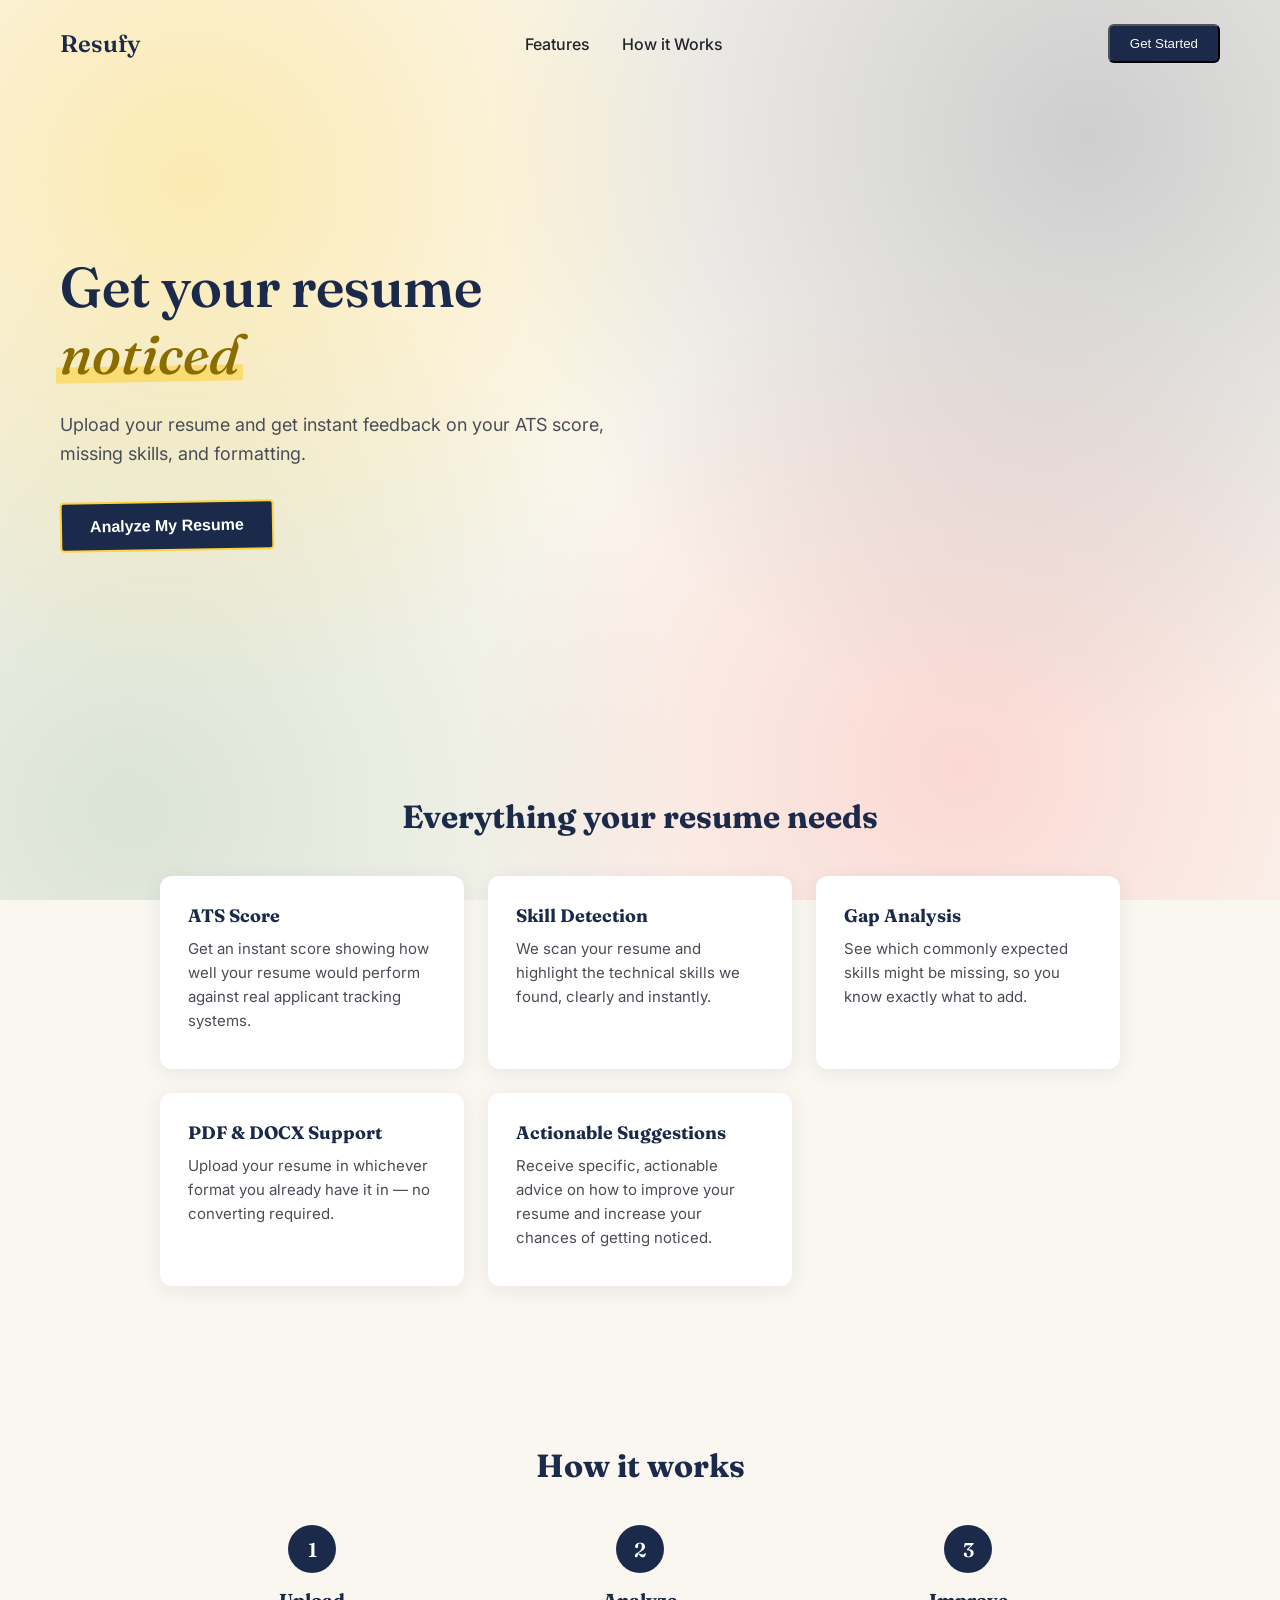
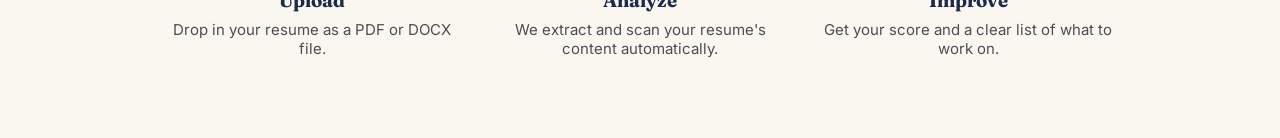
<file: index.html>
<!DOCTYPE html>
<html lang="en">
<head>
    <meta charset="UTF-8">
    <title>Resufy — Get Your Resume Noticed</title>
    <link rel="preconnect" href="https://fonts.googleapis.com">
    <link rel="preconnect" href="https://fonts.gstatic.com" crossorigin>
    <link href="https://fonts.googleapis.com/css2?family=Fraunces:ital,wght@0,400;0,600;1,500;1,600&family=Inter:wght@400;500;600&display=swap" rel="stylesheet">
    <link rel="stylesheet" href="static/css/style.css">
</head>
<body>
    <nav>
        <div class="logo">Resufy</div>
        <ul class="nav-links">
            <li><a href="#features">Features</a></li>
            <li><a href="#how-it-works">How it Works</a></li>
        </ul>
        <button class="nav-cta" id="openModalNav">Get Started</button>
    </nav>

    <header class="hero">
        <div class="hero-text">
            <h1>Get your resume <span class="highlight">noticed</span></h1>
            <p>Upload your resume and get instant feedback on your ATS score, missing skills, and formatting.</p>
            <button class="stamp-cta" id="openModal">Analyze My Resume</button>
        </div>
        <div class="hero-visual">
            <!-- document/scan illustration goes here later -->
        </div>
    </header>
    <section class="features" id="features">
        <h2 class="section-heading">Everything your resume needs</h2>
        <div class="dashboard-grid">
            <div class="card">
                <h3>ATS Score</h3>
                <p>Get an instant score showing how well your resume would perform against real applicant tracking systems.</p>
            </div>
            <div class="card">
                <h3>Skill Detection</h3>
                <p>We scan your resume and highlight the technical skills we found, clearly and instantly.</p>
            </div>
            <div class="card">
                <h3>Gap Analysis</h3>
                <p>See which commonly expected skills might be missing, so you know exactly what to add.</p>
            </div>
            <div class="card">
                <h3>PDF & DOCX Support</h3>
                <p>Upload your resume in whichever format you already have it in — no converting required.</p>
            </div>
            <div class="card">
                <h3>Actionable Suggestions</h3>
                <p>Receive specific, actionable advice on how to improve your resume and increase your chances of getting noticed.</p>
            </div>
        </div>
    </section>

    <section class="how-it-works" id="how-it-works">
        <h2 class="section-heading">How it works</h2>
        <div class="steps">
            <div class="step">
                <div class="step-number">1</div>
                <h3>Upload</h3>
                <p>Drop in your resume as a PDF or DOCX file.</p>
            </div>
            <div class="step">
                <div class="step-number">2</div>
                <h3>Analyze</h3>
                <p>We extract and scan your resume's content automatically.</p>
            </div>
            <div class="step">
                <div class="step-number">3</div>
                <h3>Improve</h3>
                <p>Get your score and a clear list of what to work on.</p>
            </div>
        </div>
    </section>
   <div class="modal-overlay" id="uploadModal">
        <div class="modal-box">
            <button class="modal-close" id="closeModal">&times;</button>
            <h2>Upload Your Resume</h2>
            <p>We accept PDF and DOCX files.</p>

            <form action="/upload" method="POST" enctype="multipart/form-data" id="uploadForm">
                <input type="file" name="resume" accept=".pdf,.docx" required>
                <button type="submit" class="stamp-cta">Upload & Analyze</button>
                <p id="loadingMessage" class="loading-message"> Analyzing your resume...</p>
            </form>
        </div>
    </div>

    <script src="static/js/script.js"></script>
</body>
</html>
</file>
<file: static/css/style.css>
/* Reset browser defaults so every browser starts from the same baseline */
* {
    margin: 0;
    padding: 0;
    box-sizing: border-box;
}

body {
    font-family: 'Inter', sans-serif;
    color: #22252B;
    background-color: #FAF7F0;
    background-image:
        radial-gradient(circle at 15% 20%, rgba(255, 210, 63, 0.35) 0%, transparent 40%),
        radial-gradient(circle at 85% 15%, rgba(27, 42, 74, 0.20) 0%, transparent 45%),
        radial-gradient(circle at 75% 85%, rgba(255, 107, 107, 0.22) 0%, transparent 40%),
        radial-gradient(circle at 10% 90%, rgba(107, 158, 120, 0.22) 0%, transparent 40%);
    background-attachment: fixed;
    min-height: 100vh;
}

/* Navigation bar */
nav {
    display: flex;
    justify-content: space-between;
    align-items: center;
    padding: 24px 60px;
}

.logo {
    font-family: 'Fraunces', serif;
    font-size: 24px;
    font-weight: 600;
    color: #1B2A4A;
}

.nav-links {
    display: flex;
    gap: 32px;
    list-style: none;
}

.nav-links a {
    text-decoration: none;
    color: #22252B;
    font-weight: 500;
}

.nav-cta {
    text-decoration: none;
    background-color: #1B2A4A;
    color: #FAF7F0;
    padding: 10px 20px;
    border-radius: 6px;
    font-weight: 500;
}

/* Hero section */
.hero {
    display: flex;
    align-items: center;
    justify-content: space-between;
    padding: 60px;
    min-height: 70vh;
}

.hero-text {
    max-width: 550px;
}

.hero-text h1 {
    font-family: 'Fraunces', serif;
    font-size: 56px;
    font-weight: 600;
    line-height: 1.2;
    color: #1B2A4A;
    margin-bottom: 24px;
}

.highlight {
    font-family: 'Fraunces', serif;
    font-style: italic;
    font-weight: 500;
    color: #8a6d00;
    position: relative;
}

.highlight::after {
    content: "";
    position: absolute;
    left: -4px;
    right: -4px;
    bottom: 6px;
    height: 16px;
    background-color: #FFD23F;
    opacity: 0.6;
    z-index: -1;
    transform: rotate(-1deg);
}

.hero-text p {
    font-size: 18px;
    line-height: 1.6;
    color: #4a4d55;
    margin-bottom: 32px;
}

.stamp-cta {
    display: inline-block;
    text-decoration: none;
    background-color: #1B2A4A;
    color: white;
    padding: 14px 28px;
    border-radius: 4px;
    font-weight: 600;
    font-size: 16px;
    border: 2px solid #FFD23F;
    transform: rotate(-1deg);
}
/* Modal overlay - covers the whole screen */
.modal-overlay {
    display: none;
    position: fixed;
    top: 0;
    left: 0;
    width: 100%;
    height: 100%;
    background-color: rgba(27, 42, 74, 0.6);
    justify-content: center;
    align-items: center;
    z-index: 100;
}

.modal-overlay.active {
    display: flex;
}

.modal-box {
    background-color: #FAF7F0;
    padding: 40px;
    border-radius: 12px;
    max-width: 450px;
    width: 90%;
    position: relative;
    box-shadow: 0 20px 60px rgba(0, 0, 0, 0.3);
}

.modal-box h2 {
    font-family: 'Fraunces', serif;
    color: #1B2A4A;
    margin-bottom: 16px;
}

.modal-close {
    position: absolute;
    top: 16px;
    right: 20px;
    background: none;
    border: none;
    font-size: 28px;
    color: #1B2A4A;
    cursor: pointer;
    line-height: 1;
}
.dashboard {
    max-width: 900px;
    margin: 0 auto;
    padding: 40px 20px 80px;
}

.dashboard h1 {
    font-family: 'Fraunces', serif;
    font-size: 36px;
    color: #1B2A4A;
    text-align: center;
    margin-bottom: 32px;
}

/* Score card */
.score-card {
    text-align: center;
    margin-bottom: 48px;
}

.score-circle {
    width: 140px;
    height: 140px;
    border-radius: 50%;
    display: flex;
    align-items: center;
    justify-content: center;
    margin: 0 auto 12px;
    font-family: 'Fraunces', serif;
    font-size: 42px;
    font-weight: 600;
    color: white;
}

.score-good { background-color: #6B9E78; }
.score-okay { background-color: #FFD23F; color: #1B2A4A; }
.score-low { background-color: #FF6B6B; }

/* Grid layout for cards */
.dashboard-grid {
    display: grid;
    grid-template-columns: repeat(auto-fit, minmax(260px, 1fr));
    gap: 24px;
}

.card {
    background-color: white;
    border-radius: 12px;
    padding: 28px;
    box-shadow: 0 4px 20px rgba(27, 42, 74, 0.08);
}

.card h2 {
    font-family: 'Fraunces', serif;
    font-size: 18px;
    color: #1B2A4A;
    margin-bottom: 16px;
}

.card p {
    margin-bottom: 8px;
    color: #4a4d55;
}

/* Skill tags */
.tag-list {
    display: flex;
    flex-wrap: wrap;
    gap: 8px;
}

.tag {
    padding: 6px 14px;
    border-radius: 20px;
    font-size: 14px;
    font-weight: 500;
}

.tag-found {
    background-color: rgba(107, 158, 120, 0.15);
    color: #4a7a56;
}

.tag-missing {
    background-color: rgba(255, 107, 107, 0.12);
    color: #c94f4f;
    border: 1px dashed #FF6B6B;
}
.dashboard {
    background: linear-gradient(135deg, #FAF7F0 0%, #EFEAE0 100%);
    /* rest of your existing .dashboard rules stay the same */
}
.section-heading {
    font-family: 'Fraunces', serif;
    font-size: 32px;
    color: #1B2A4A;
    text-align: center;
    margin-bottom: 40px;
}

.features, .how-it-works {
    max-width: 1000px;
    margin: 0 auto;
    padding: 80px 20px;
}

.features .card h3 {
    font-family: 'Fraunces', serif;
    font-size: 18px;
    color: #1B2A4A;
    margin-bottom: 10px;
}

.features .card p {
    font-size: 15px;
    line-height: 1.6;
}

/* How it works - horizontal steps */
.steps {
    display: flex;
    justify-content: space-between;
    gap: 24px;
    flex-wrap: wrap;
}

.step {
    flex: 1;
    min-width: 220px;
    text-align: center;
}

.step-number {
    width: 48px;
    height: 48px;
    background-color: #1B2A4A;
    color: white;
    border-radius: 50%;
    display: flex;
    align-items: center;
    justify-content: center;
    font-family: 'Fraunces', serif;
    font-size: 20px;
    font-weight: 600;
    margin: 0 auto 16px;
}

.step h3 {
    font-family: 'Fraunces', serif;
    color: #1B2A4A;
    margin-bottom: 8px;
}

.step p {
    font-size: 15px;
    color: #4a4d55;
}
.back-link-wrapper {
    text-align: center;
    margin-top: 40px;
    margin-bottom: 24px;
}

.back-link {
    display: inline-block;
    background-color: #1B2A4A;
    color: white;
    text-decoration: none;
    padding: 12px 24px;
    border-radius: 6px;
    font-weight: 500;
    font-size: 15px;
    border: none;
    cursor: pointer;
    font-family: inherit;
    transition: background-color 0.2s;
}

.back-link:hover {
    background-color: #2a3f6b;
}
.loading-message {
    display: none;
    margin-top: 12px;
    font-size: 14px;
    color: #1B2A4A;
    text-align: center;
    font-weight: 500;
}
.loading-message.active {
    display: block;
}
.score-label {
    font-family: 'Fraunces', serif;
    font-size: 20px;
    font-weight: 600;
    color: #1B2A4A;
    margin-bottom: 4px;
}
.suggestions-list {
    list-style: none;
    padding: 0;
}

.suggestions-list li {
    padding: 10px 0 10px 24px;
    position: relative;
    font-size: 14px;
    color: #4a4d55;
    line-height: 1.5;
    border-bottom: 1px solid rgba(27, 42, 74, 0.08);
}

.suggestions-list li:last-child {
    border-bottom: none;
}

.suggestions-list li::before {
    content: "→";
    position: absolute;
    left: 0;
    color: #FF6B6B;
    font-weight: 600;
}
</file>
